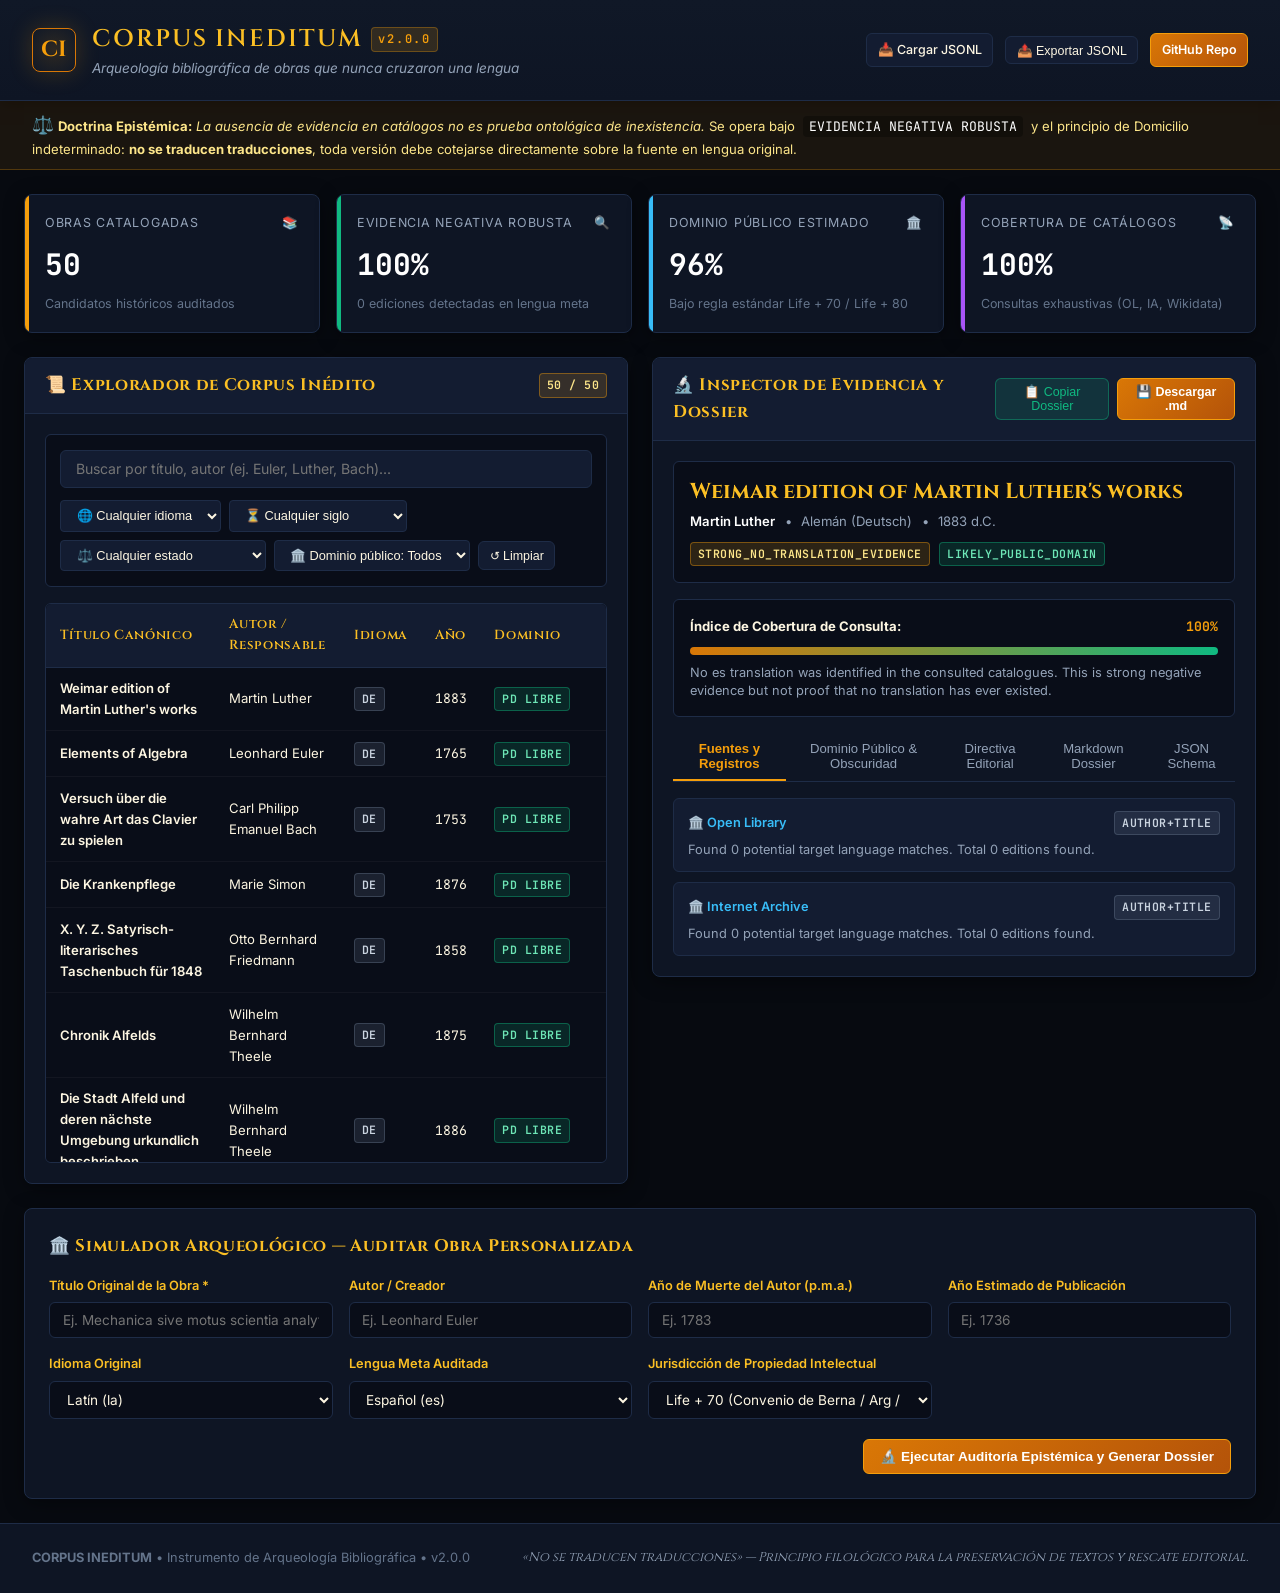
<file: index.html>
<!DOCTYPE html>
<html lang="es">
<head>
  <meta charset="UTF-8">
  <meta name="viewport" content="width=device-width, initial-scale=1.0">
  <title>CORPUS INEDITUM — Arqueología Bibliográfica y Auditoría de Traducción</title>
  <meta name="description" content="Instrumento arqueológico y epistémico para localizar, auditar y clasificar obras históricas nunca traducidas a lenguas meta (especialmente castellano).">
  
  <link rel="preconnect" href="https://fonts.googleapis.com">
  <link rel="preconnect" href="https://fonts.gstatic.com" crossorigin>
  <link href="https://fonts.googleapis.com/css2?family=Cinzel:wght@500;700&family=Inter:wght@400;500;600&family=JetBrains+Mono:wght@400;600&display=swap" rel="stylesheet">
  
  <link rel="stylesheet" href="css/style.css">
  <link rel="icon" href="data:image/svg+xml,<svg xmlns=%22http://www.w3.org/2000/svg%22 viewBox=%220 0 100 100%22><text y=%22.9em%22 font-size=%2290%22>📜</text></svg>">
</head>
<body>

  <!-- Encabezado de Plataforma -->
  <header class="site-header">
    <div class="header-inner">
      <div class="brand-wrapper">
        <div class="brand-sigil">CI</div>
        <div class="brand-titles">
          <h1>CORPUS INEDITUM <span class="brand-version">v2.0.0</span></h1>
          <p class="brand-subtitle">Arqueología bibliográfica de obras que nunca cruzaron una lengua</p>
        </div>
      </div>
      <div class="header-actions">
        <label for="import-jsonl-input" class="btn btn-sm" title="Importar corpus personalizado en formato JSONL">
          📥 Cargar JSONL
        </label>
        <input type="file" id="import-jsonl-input" accept=".jsonl,.txt,.json" style="display: none;">
        <button id="export-jsonl-btn" class="btn btn-sm" title="Exportar obras filtradas a JSONL">
          📤 Exportar JSONL
        </button>
        <a href="https://github.com/lorenhey/corpus-ineditum" target="_blank" rel="noopener noreferrer" class="btn btn-sm btn-primary">
          GitHub Repo
        </a>
      </div>
    </div>
  </header>

  <!-- Banner de Doctrina Epistémica y Domicilio Indeterminado -->
  <aside class="doctrine-banner">
    <div class="doctrine-inner">
      <div>
        <span class="doctrine-icon">⚖️</span>
        <strong>Doctrina Epistémica:</strong>
        <em>La ausencia de evidencia en catálogos no es prueba ontológica de inexistencia.</em>
        Se opera bajo <span class="doctrine-rule">EVIDENCIA NEGATIVA ROBUSTA</span> y el principio de Domicilio indeterminado:
        <strong>no se traducen traducciones</strong>, toda versión debe cotejarse directamente sobre la fuente en lengua original.
      </div>
    </div>
  </aside>

  <!-- Layout Principal -->
  <main class="main-layout">

    <!-- Tarjetas de Métricas Globales -->
    <section class="metrics-grid">
      <div class="metric-card accent-amber">
        <div class="metric-header">
          <span>Obras Catalogadas</span>
          <span>📚</span>
        </div>
        <div class="metric-val" id="metric-total-works">50</div>
        <div class="metric-sub">Candidatos históricos auditados</div>
      </div>

      <div class="metric-card accent-emerald">
        <div class="metric-header">
          <span>Evidencia Negativa Robusta</span>
          <span>🔍</span>
        </div>
        <div class="metric-val" id="metric-strong-neg">100%</div>
        <div class="metric-sub">0 ediciones detectadas en lengua meta</div>
      </div>

      <div class="metric-card accent-cyan">
        <div class="metric-header">
          <span>Dominio Público Estimado</span>
          <span>🏛️</span>
        </div>
        <div class="metric-val" id="metric-pd-ratio">96%</div>
        <div class="metric-sub">Bajo regla estándar Life + 70 / Life + 80</div>
      </div>

      <div class="metric-card accent-violet">
        <div class="metric-header">
          <span>Cobertura de Catálogos</span>
          <span>📡</span>
        </div>
        <div class="metric-val" id="metric-avg-coverage">100%</div>
        <div class="metric-sub">Consultas exhaustivas (OL, IA, Wikidata)</div>
      </div>
    </section>

    <!-- Espacio de Trabajo Dividido: Explorador vs Inspector de Auditoría -->
    <div class="workspace-split">

      <!-- Panel Izquierdo: Explorador de Corpus -->
      <section class="panel">
        <div class="panel-header">
          <h2 class="panel-title">
            <span>📜 Explorador de Corpus Inédito</span>
          </h2>
          <span class="badge badge-amber" id="filtered-count-badge">50 / 50</span>
        </div>

        <div class="panel-body">
          <!-- Barra de Filtros -->
          <div class="filter-bar">
            <div class="search-box">
              <input type="text" id="search-input" class="search-input" placeholder="Buscar por título, autor (ej. Euler, Luther, Bach)..." autocomplete="off">
            </div>

            <div class="filter-row">
              <select id="filter-lang" class="filter-select" title="Idioma original">
                <option value="ALL">🌐 Cualquier idioma</option>
                <option value="de">Alemán (de)</option>
                <option value="la">Latín (la)</option>
                <option value="fr">Francés (fr)</option>
                <option value="it">Italiano (it)</option>
                <option value="en">Inglés (en)</option>
                <option value="grc">Griego Antiguo (grc)</option>
              </select>

              <select id="filter-century" class="filter-select" title="Siglo de publicación">
                <option value="ALL">⏳ Cualquier siglo</option>
                <option value="16">Siglo XVI (1501-1600)</option>
                <option value="17">Siglo XVII (1601-1700)</option>
                <option value="18">Siglo XVIII (1701-1800)</option>
                <option value="19">Siglo XIX (1801-1900)</option>
                <option value="20">Siglo XX (1901-2000)</option>
              </select>

              <select id="filter-status" class="filter-select" title="Estado de auditoría">
                <option value="ALL">⚖️ Cualquier estado</option>
                <option value="STRONG_NO_TRANSLATION_EVIDENCE">Evidencia Negativa Robusta</option>
                <option value="TRANSLATION_POSSIBLE">Cotejo Requerido</option>
                <option value="NO_TRANSLATION_FOUND">No Hallado (Baja cobertura)</option>
              </select>

              <select id="filter-pd" class="filter-select" title="Estado de dominio público">
                <option value="ALL">🏛️ Dominio público: Todos</option>
                <option value="LIKELY_PUBLIC_DOMAIN">Dominio Público Probable</option>
                <option value="UNCERTAIN">Incierto / Sin fecha</option>
              </select>

              <button id="reset-filters-btn" class="btn btn-sm" title="Restablecer filtros">
                ↺ Limpiar
              </button>
            </div>
          </div>

          <!-- Tabla de Obras -->
          <div class="table-container">
            <table class="corpus-table">
              <thead>
                <tr>
                  <th>Título Canónico</th>
                  <th>Autor / Responsable</th>
                  <th>Idioma</th>
                  <th>Año</th>
                  <th>Dominio</th>
                </tr>
              </thead>
              <tbody id="corpus-table-body">
                <!-- Filas inyectadas por JS -->
              </tbody>
            </table>
          </div>
        </div>
      </section>

      <!-- Panel Derecho: Inspector de Auditoría & Dossier -->
      <section class="panel">
        <div class="panel-header">
          <h2 class="panel-title">
            <span>🔬 Inspector de Evidencia y Dossier</span>
          </h2>
          <div style="display: flex; gap: 0.5rem;">
            <button id="copy-dossier-btn" class="btn btn-sm btn-emerald" title="Copiar dossier en Markdown al portapapeles">
              📋 Copiar Dossier
            </button>
            <button id="download-dossier-btn" class="btn btn-sm btn-primary" title="Descargar informe editorial en Markdown">
              💾 Descargar .md
            </button>
          </div>
        </div>

        <div class="panel-body">
          <div id="inspector-empty-state" style="display: none; padding: 3rem; text-align: center; color: var(--text-muted);">
            Seleccioná una obra del listado para inspeccionar su evidencia arqueológica.
          </div>

          <div id="inspector-content" style="display: flex; flex-direction: column; gap: 1rem;">
            <!-- Cabecera de la Obra Seleccionada -->
            <div class="inspector-header-box">
              <h3 class="work-detail-title" id="work-detail-title">Elements of Algebra</h3>
              <div class="work-detail-meta">
                <span id="work-detail-author" style="font-weight: 600; color: #fff;">Leonhard Euler</span>
                <span>•</span>
                <span id="work-detail-lang">Alemán (de)</span>
                <span>•</span>
                <span id="work-detail-year">1765 d.C.</span>
                <span class="badge badge-amber" id="work-detail-status-badge">STRONG_NO_TRANSLATION_EVIDENCE</span>
                <span class="badge badge-emerald" id="work-detail-pd-badge">LIKELY_PUBLIC_DOMAIN</span>
              </div>
            </div>

            <!-- Manómetro de Evidencia Epistémica -->
            <div class="gauge-box">
              <div class="gauge-header">
                <strong>Índice de Cobertura de Consulta:</strong>
                <span style="font-family: var(--font-mono); font-weight: 700; color: var(--accent-amber);" id="gauge-score-val">100%</span>
              </div>
              <div class="progress-track">
                <div class="progress-fill" id="gauge-fill" style="width: 100%;"></div>
              </div>
              <div style="font-size: 0.8rem; color: var(--text-muted); line-height: 1.4;" id="epistemic-certainty-note">
                No se identificó ninguna traducción al español en los catálogos consultados. Esta es una evidencia negativa robusta pero no prueba ontológica de inexistencia.
              </div>
            </div>

            <!-- Navegación por Pestañas del Inspector -->
            <nav class="tabs-nav">
              <button class="tab-btn active-tab" data-tab="tab-evidence">Fuentes y Registros</button>
              <button class="tab-btn" data-tab="tab-rights">Dominio Público &amp; Obscuridad</button>
              <button class="tab-btn" data-tab="tab-editorial">Directiva Editorial</button>
              <button class="tab-btn" data-tab="tab-markdown">Markdown Dossier</button>
              <button class="tab-btn" data-tab="tab-json">JSON Schema</button>
            </nav>

            <!-- Pestaña 1: Fuentes y Registros Consultados -->
            <div id="tab-evidence" class="tab-pane active-pane">
              <div class="evidence-list" id="evidence-list-container">
                <!-- Elementos inyectados por JS -->
              </div>
            </div>

            <!-- Pestaña 2: Derechos y Obscuridad -->
            <div id="tab-rights" class="tab-pane">
              <div style="display: flex; flex-direction: column; gap: 0.85rem;">
                <div class="metric-card" style="padding: 0.9rem;">
                  <div class="metric-header">
                    <span>Evaluación de Dominio Público</span>
                    <span class="badge badge-emerald" id="pd-rule-badge">Life + 70</span>
                  </div>
                  <div id="pd-jurisdiction-text" style="font-size: 0.85rem; color: #fff; line-height: 1.4;">
                    Autor fallecido hace más de 70 años post mortem auctoris. Libre de gravámenes patrimoniales.
                  </div>
                </div>

                <div class="metric-card" style="padding: 0.9rem;">
                  <div class="metric-header">
                    <span>Índice de Obscuridad Bibliográfica</span>
                    <span class="badge badge-cyan" id="obscurity-label-badge">CANONICAL</span>
                  </div>
                  <div style="font-size: 1.25rem; font-family: var(--font-mono); font-weight: 700; color: #fff; margin: 0.3rem 0;">
                    <span id="obscurity-index-val">25</span> / 100
                  </div>
                  <div id="obscurity-desc" style="font-size: 0.8rem; color: var(--text-muted);">
                    Texto clásico con amplia circulación en lengua original pero sin traducción al castellano.
                  </div>
                </div>
              </div>
            </div>

            <!-- Pestaña 3: Directiva Editorial Domicilio Indeterminado -->
            <div id="tab-editorial" class="tab-pane">
              <div style="background: var(--bg-inset); border: 1px solid var(--border-subtle); border-radius: 6px; padding: 1rem; display: flex; flex-direction: column; gap: 0.75rem;">
                <h4 style="font-family: var(--font-serif); color: var(--text-gold);">Protocolo de Scouting Editorial</h4>
                <p style="font-size: 0.82rem; color: var(--text-parchment); line-height: 1.5;">
                  <strong>1. Traducción Directa Exclusiva:</strong> La traducción no puede realizarse a partir de intermediaciones en inglés o francés. Debe contratarse a un traductor filológicamente competente en la lengua original de la obra.
                </p>
                <p style="font-size: 0.82rem; color: var(--text-parchment); line-height: 1.5;">
                  <strong>2. Localización de Edición Príncipe / Testigo:</strong> Recuperar digitalizaciones en Internet Archive, Münchener DigitalisierungsZentrum (MDZ), Gallica o bibliotecas universitarias para cotejar el aparato textual y notas al pie.
                </p>
                <p style="font-size: 0.82rem; color: var(--text-parchment); line-height: 1.5;">
                  <strong>3. Dictamen de Oportunidad:</strong> Obra recomendada para catálogos de ensayo, historia de la ciencia o rescate literario.
                </p>
              </div>
            </div>

            <!-- Pestaña 4: Markdown Dossier -->
            <div id="tab-markdown" class="tab-pane">
              <pre class="dossier-code-box" id="markdown-dossier-code"></pre>
            </div>

            <!-- Pestaña 5: JSON Schema -->
            <div id="tab-json" class="tab-pane">
              <pre class="dossier-code-box" id="json-dossier-code"></pre>
            </div>
          </div>
        </div>
      </section>
    </div>

    <!-- Sección de Auditoría Personalizada: Auditar Cualquier Obra -->
    <section class="custom-auditor-section">
      <div class="panel-header" style="background: transparent; border: none; padding: 0 0 1rem 0;">
        <h2 class="panel-title">
          <span>🏛️ Simulador Arqueológico — Auditar Obra Personalizada</span>
        </h2>
      </div>

      <form id="custom-audit-form">
        <div class="form-grid">
          <div class="form-group">
            <label class="form-label" for="custom-title-input">Título Original de la Obra *</label>
            <input type="text" id="custom-title-input" class="form-input" placeholder="Ej. Mechanica sive motus scientia analytice exposita" required>
          </div>

          <div class="form-group">
            <label class="form-label" for="custom-author-input">Autor / Creador</label>
            <input type="text" id="custom-author-input" class="form-input" placeholder="Ej. Leonhard Euler">
          </div>

          <div class="form-group">
            <label class="form-label" for="custom-death-year-input">Año de Muerte del Autor (p.m.a.)</label>
            <input type="number" id="custom-death-year-input" class="form-input" placeholder="Ej. 1783">
          </div>

          <div class="form-group">
            <label class="form-label" for="custom-pub-year-input">Año Estimado de Publicación</label>
            <input type="number" id="custom-pub-year-input" class="form-input" placeholder="Ej. 1736">
          </div>

          <div class="form-group">
            <label class="form-label" for="custom-original-lang-input">Idioma Original</label>
            <select id="custom-original-lang-input" class="form-select">
              <option value="la">Latín (la)</option>
              <option value="de">Alemán (de)</option>
              <option value="fr">Francés (fr)</option>
              <option value="it">Italiano (it)</option>
              <option value="grc">Griego Antiguo (grc)</option>
              <option value="en">Inglés (en)</option>
            </select>
          </div>

          <div class="form-group">
            <label class="form-label" for="custom-target-lang-input">Lengua Meta Auditada</label>
            <select id="custom-target-lang-input" class="form-select">
              <option value="es" selected>Español (es)</option>
              <option value="pt">Portugués (pt)</option>
              <option value="it">Italiano (it)</option>
              <option value="en">Inglés (en)</option>
            </select>
          </div>

          <div class="form-group">
            <label class="form-label" for="custom-jurisdiction-select">Jurisdicción de Propiedad Intelectual</label>
            <select id="custom-jurisdiction-select" class="form-select">
              <option value="LIFE_70" selected>Life + 70 (Convenio de Berna / Arg / UE)</option>
              <option value="LIFE_80">Life + 80 (España / Colombia)</option>
              <option value="US">EE.UU. (Regla previa a 1929)</option>
            </select>
          </div>
        </div>

        <div style="display: flex; justify-content: flex-end;">
          <button type="submit" id="custom-run-audit-btn" class="btn btn-primary">
            🔬 Ejecutar Auditoría Epistémica y Generar Dossier
          </button>
        </div>
      </form>
    </section>

  </main>

  <!-- Pie de Página -->
  <footer class="site-footer">
    <div class="footer-inner">
      <div>
        <strong>CORPUS INEDITUM</strong> • Instrumento de Arqueología Bibliográfica • v2.0.0
      </div>
      <div class="footer-doctrine">
        «No se traducen traducciones» — Principio filológico para la preservación de textos y rescate editorial.
      </div>
    </div>
  </footer>

  <!-- Scripts -->
  <script src="data/corpus-dataset.js"></script>
  <script src="js/corpus-engine.js"></script>
  <script src="js/app.js"></script>
</body>
</html>
</file>
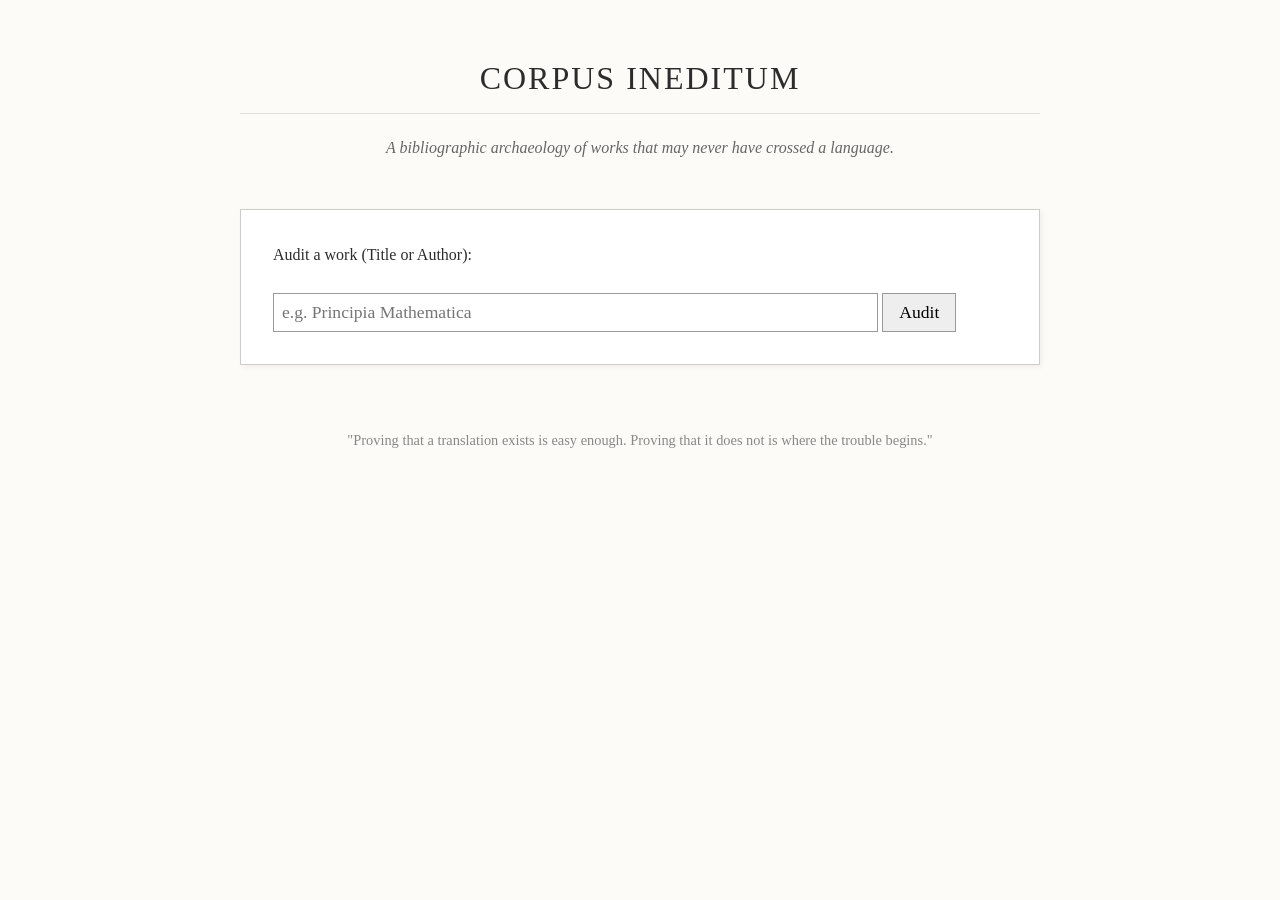
<file: corpus_ineditum/web/templates/index.html>
<!DOCTYPE html>
<html lang="en">
<head>
    <meta charset="UTF-8">
    <meta name="viewport" content="width=device-width, initial-scale=1.0">
    <title>CORPUS INEDITUM</title>
    <style>
        body {
            font-family: "Georgia", serif;
            background-color: #fdfbf7;
            color: #2c2c2c;
            max-width: 800px;
            margin: 0 auto;
            padding: 2rem;
            line-height: 1.6;
        }
        h1 {
            font-weight: normal;
            letter-spacing: 2px;
            border-bottom: 1px solid #ddd;
            padding-bottom: 0.5rem;
            text-align: center;
        }
        .subtitle {
            text-align: center;
            font-style: italic;
            color: #666;
            margin-bottom: 3rem;
        }
        .search-container {
            border: 1px solid #ccc;
            padding: 2rem;
            background: #fff;
            box-shadow: 2px 2px 5px rgba(0,0,0,0.05);
        }
        input[type="text"] {
            width: 80%;
            padding: 0.5rem;
            font-family: inherit;
            font-size: 1.1rem;
            border: 1px solid #999;
        }
        button {
            padding: 0.5rem 1rem;
            font-family: inherit;
            font-size: 1.1rem;
            background: #eee;
            border: 1px solid #999;
            cursor: pointer;
        }
        button:hover {
            background: #ddd;
        }
        .footer {
            margin-top: 4rem;
            font-size: 0.9rem;
            color: #888;
            text-align: center;
        }
    </style>
</head>
<body>
    <h1>CORPUS INEDITUM</h1>
    <div class="subtitle">A bibliographic archaeology of works that may never have crossed a language.</div>
    
    <div class="search-container">
        <form action="/search" method="post">
            <label for="query">Audit a work (Title or Author):</label><br><br>
            <input type="text" id="query" name="query" placeholder="e.g. Principia Mathematica" required>
            <button type="submit">Audit</button>
        </form>
    </div>

    <div class="footer">
        "Proving that a translation exists is easy enough. Proving that it does not is where the trouble begins."
    </div>
</body>
</html>
</file>
<file: css/style.css>
/* CORPUS INEDITUM - Bibliographic Archaeology & Epistemic Audit Workbench
   Theme: Archival Darkroom / Ivory Parchment & Amber Slate
*/

:root {
  --bg-primary: #070a10;
  --bg-surface: #0e1524;
  --bg-card: #131c31;
  --bg-card-hover: #18243e;
  --bg-inset: #090d18;
  
  --border-subtle: #1e2c47;
  --border-focus: #3b82f6;
  --border-gold: #d97706;

  --text-parchment: #fdf6e2;
  --text-gold: #fbbf24;
  --text-muted: #94a3b8;
  --text-dim: #64748b;

  --accent-amber: #f59e0b;
  --accent-emerald: #10b981;
  --accent-cyan: #38bdf8;
  --accent-ruby: #f43f5e;
  --accent-violet: #a855f7;

  --font-serif: "Cinzel", "Playfair Display", "Georgia", "Baskerville", serif;
  --font-sans: -apple-system, BlinkMacSystemFont, "Inter", "Segoe UI", Roboto, sans-serif;
  --font-mono: "JetBrains Mono", "Cascadia Code", "Fira Code", monospace;

  --shadow-card: 0 4px 20px rgba(0, 0, 0, 0.4);
  --shadow-glow-gold: 0 0 25px rgba(245, 158, 11, 0.2);
  --shadow-glow-emerald: 0 0 20px rgba(16, 185, 129, 0.2);
}

* {
  box-sizing: border-box;
  margin: 0;
  padding: 0;
}

body {
  background-color: var(--bg-primary);
  color: var(--text-parchment);
  font-family: var(--font-sans);
  font-size: 14px;
  line-height: 1.6;
  min-height: 100vh;
  display: flex;
  flex-direction: column;
}

/* Header & Banner */
.site-header {
  background: linear-gradient(180deg, #101827 0%, var(--bg-surface) 100%);
  border-bottom: 1px solid var(--border-subtle);
  padding: 1.25rem 2rem;
  box-shadow: 0 2px 15px rgba(0,0,0,0.5);
}

.header-inner {
  max-width: 1440px;
  margin: 0 auto;
  display: flex;
  justify-content: space-between;
  align-items: center;
  flex-wrap: wrap;
  gap: 1rem;
}

.brand-wrapper {
  display: flex;
  align-items: center;
  gap: 1rem;
}

.brand-sigil {
  width: 44px;
  height: 44px;
  border-radius: 8px;
  background: radial-gradient(circle, #f59e0b22 0%, #101827 100%);
  border: 1px solid var(--border-gold);
  display: flex;
  align-items: center;
  justify-content: center;
  color: var(--accent-amber);
  font-size: 22px;
  font-family: var(--font-serif);
  font-weight: 700;
  box-shadow: var(--shadow-glow-gold);
}

.brand-titles h1 {
  font-family: var(--font-serif);
  font-size: 1.5rem;
  letter-spacing: 0.08em;
  color: var(--text-gold);
  font-weight: 600;
  display: flex;
  align-items: center;
  gap: 0.5rem;
}

.brand-version {
  font-family: var(--font-mono);
  font-size: 0.75rem;
  padding: 2px 6px;
  background: rgba(245, 158, 11, 0.15);
  border: 1px solid rgba(245, 158, 11, 0.3);
  border-radius: 4px;
  color: var(--accent-amber);
  vertical-align: middle;
}

.brand-subtitle {
  color: var(--text-muted);
  font-size: 0.85rem;
  font-style: italic;
}

.header-actions {
  display: flex;
  align-items: center;
  gap: 0.75rem;
}

/* Buttons & Inputs */
.btn {
  background: var(--bg-card);
  color: var(--text-parchment);
  border: 1px solid var(--border-subtle);
  padding: 0.55rem 1rem;
  border-radius: 6px;
  font-size: 0.85rem;
  font-weight: 500;
  cursor: pointer;
  display: inline-flex;
  align-items: center;
  gap: 0.5rem;
  transition: all 0.2s ease;
  text-decoration: none;
}

.btn:hover {
  background: var(--bg-card-hover);
  border-color: var(--accent-amber);
  color: #ffffff;
}

.btn-primary {
  background: linear-gradient(135deg, #d97706 0%, #b45309 100%);
  border-color: #f59e0b;
  color: #fff;
  font-weight: 600;
}

.btn-primary:hover {
  background: linear-gradient(135deg, #f59e0b 0%, #d97706 100%);
  box-shadow: var(--shadow-glow-gold);
}

.btn-emerald {
  background: rgba(16, 185, 129, 0.15);
  border-color: rgba(16, 185, 129, 0.4);
  color: var(--accent-emerald);
}

.btn-emerald:hover {
  background: rgba(16, 185, 129, 0.25);
  border-color: var(--accent-emerald);
  color: #fff;
}

.btn-sm {
  padding: 0.35rem 0.65rem;
  font-size: 0.78rem;
}

/* Epistemic Doctrine Alert Banner */
.doctrine-banner {
  background: rgba(245, 158, 11, 0.08);
  border-bottom: 1px solid rgba(245, 158, 11, 0.25);
  padding: 0.6rem 2rem;
  font-size: 0.82rem;
  color: #fde68a;
}

.doctrine-inner {
  max-width: 1440px;
  margin: 0 auto;
  display: flex;
  align-items: center;
  justify-content: space-between;
  gap: 1rem;
}

.doctrine-icon {
  font-size: 1.1rem;
}

.doctrine-rule {
  font-family: var(--font-mono);
  color: #fff;
  background: rgba(0,0,0,0.3);
  padding: 2px 6px;
  border-radius: 4px;
  margin: 0 4px;
}

/* Main Container */
.main-layout {
  max-width: 1440px;
  margin: 1.5rem auto;
  padding: 0 1.5rem;
  width: 100%;
  flex: 1;
  display: flex;
  flex-direction: column;
  gap: 1.5rem;
}

/* Metrics Grid */
.metrics-grid {
  display: grid;
  grid-template-columns: repeat(auto-fit, minmax(220px, 1fr));
  gap: 1rem;
}

.metric-card {
  background: var(--bg-surface);
  border: 1px solid var(--border-subtle);
  border-radius: 8px;
  padding: 1.1rem 1.25rem;
  box-shadow: var(--shadow-card);
  position: relative;
  overflow: hidden;
  display: flex;
  flex-direction: column;
  justify-content: space-between;
}

.metric-card::after {
  content: "";
  position: absolute;
  top: 0;
  left: 0;
  width: 4px;
  height: 100%;
  background: var(--border-subtle);
}

.metric-card.accent-amber::after { background: var(--accent-amber); }
.metric-card.accent-emerald::after { background: var(--accent-emerald); }
.metric-card.accent-cyan::after { background: var(--accent-cyan); }
.metric-card.accent-violet::after { background: var(--accent-violet); }

.metric-header {
  font-size: 0.78rem;
  text-transform: uppercase;
  letter-spacing: 0.06em;
  color: var(--text-muted);
  display: flex;
  justify-content: space-between;
  align-items: center;
  margin-bottom: 0.5rem;
}

.metric-val {
  font-family: var(--font-mono);
  font-size: 1.85rem;
  font-weight: 700;
  color: #ffffff;
  display: flex;
  align-items: baseline;
  gap: 0.4rem;
}

.metric-unit {
  font-size: 0.85rem;
  color: var(--text-muted);
  font-weight: 400;
}

.metric-sub {
  font-size: 0.78rem;
  color: var(--text-dim);
  margin-top: 0.35rem;
}

/* Split Pane: Explorer vs Inspector */
.workspace-split {
  display: grid;
  grid-template-columns: 1fr 1fr;
  gap: 1.5rem;
  align-items: start;
}

@media (max-width: 1080px) {
  .workspace-split {
    grid-template-columns: 1fr;
  }
}

/* Panel Containers */
.panel {
  background: var(--bg-surface);
  border: 1px solid var(--border-subtle);
  border-radius: 8px;
  overflow: hidden;
  box-shadow: var(--shadow-card);
  display: flex;
  flex-direction: column;
}

.panel-header {
  background: var(--bg-card);
  border-bottom: 1px solid var(--border-subtle);
  padding: 0.9rem 1.25rem;
  display: flex;
  justify-content: space-between;
  align-items: center;
}

.panel-title {
  font-family: var(--font-serif);
  font-size: 1.05rem;
  color: var(--text-gold);
  letter-spacing: 0.04em;
  display: flex;
  align-items: center;
  gap: 0.5rem;
}

.panel-body {
  padding: 1.25rem;
  display: flex;
  flex-direction: column;
  gap: 1rem;
}

/* Explorer Filters Bar */
.filter-bar {
  display: flex;
  flex-direction: column;
  gap: 0.75rem;
  background: var(--bg-inset);
  padding: 0.9rem;
  border-radius: 6px;
  border: 1px solid var(--border-subtle);
}

.search-box {
  width: 100%;
  position: relative;
}

.search-input {
  width: 100%;
  background: var(--bg-card);
  border: 1px solid var(--border-subtle);
  border-radius: 6px;
  padding: 0.6rem 0.9rem;
  color: var(--text-parchment);
  font-family: var(--font-sans);
  font-size: 0.88rem;
  transition: border-color 0.2s ease;
}

.search-input:focus {
  outline: none;
  border-color: var(--accent-amber);
}

.filter-row {
  display: flex;
  flex-wrap: wrap;
  gap: 0.5rem;
  align-items: center;
}

.filter-select {
  background: var(--bg-card);
  border: 1px solid var(--border-subtle);
  color: var(--text-parchment);
  padding: 0.4rem 0.7rem;
  border-radius: 4px;
  font-size: 0.8rem;
  cursor: pointer;
}

.filter-select:focus {
  outline: none;
  border-color: var(--accent-amber);
}

/* Corpus Table / Card List */
.table-container {
  max-height: 560px;
  overflow-y: auto;
  border: 1px solid var(--border-subtle);
  border-radius: 6px;
  background: var(--bg-inset);
}

.corpus-table {
  width: 100%;
  border-collapse: collapse;
  text-align: left;
  font-size: 0.82rem;
}

.corpus-table th {
  background: var(--bg-card);
  color: var(--text-gold);
  font-family: var(--font-serif);
  letter-spacing: 0.05em;
  font-weight: 600;
  padding: 0.65rem 0.85rem;
  position: sticky;
  top: 0;
  z-index: 10;
  border-bottom: 1px solid var(--border-subtle);
}

.corpus-table td {
  padding: 0.65rem 0.85rem;
  border-bottom: 1px solid rgba(255,255,255,0.04);
  color: var(--text-parchment);
  vertical-align: middle;
}

.corpus-table tbody tr {
  cursor: pointer;
  transition: background 0.15s ease;
}

.corpus-table tbody tr:hover {
  background: rgba(245, 158, 11, 0.08);
}

.corpus-table tbody tr.active-row {
  background: rgba(245, 158, 11, 0.18);
  border-left: 3px solid var(--accent-amber);
}

.work-title-cell {
  font-weight: 600;
  color: #fff;
}

.work-author-cell {
  color: var(--text-muted);
}

/* Badges */
.badge {
  display: inline-flex;
  align-items: center;
  gap: 0.3rem;
  padding: 2px 7px;
  border-radius: 4px;
  font-family: var(--font-mono);
  font-size: 0.72rem;
  font-weight: 600;
  text-transform: uppercase;
  letter-spacing: 0.04em;
  white-space: nowrap;
}

.badge-amber {
  background: rgba(245, 158, 11, 0.15);
  color: #fde68a;
  border: 1px solid rgba(245, 158, 11, 0.4);
}

.badge-emerald {
  background: rgba(16, 185, 129, 0.15);
  color: #6ee7b7;
  border: 1px solid rgba(16, 185, 129, 0.4);
}

.badge-cyan {
  background: rgba(56, 189, 248, 0.15);
  color: #7dd3fc;
  border: 1px solid rgba(56, 189, 248, 0.4);
}

.badge-ruby {
  background: rgba(244, 63, 94, 0.15);
  color: #fda4af;
  border: 1px solid rgba(244, 63, 94, 0.4);
}

.badge-dim {
  background: rgba(100, 116, 139, 0.2);
  color: #cbd5e1;
  border: 1px solid rgba(100, 116, 139, 0.4);
}

/* Inspector Dossier Pane */
.inspector-header-box {
  background: var(--bg-inset);
  border: 1px solid var(--border-subtle);
  border-radius: 6px;
  padding: 1rem;
}

.work-detail-title {
  font-family: var(--font-serif);
  font-size: 1.35rem;
  color: var(--text-gold);
  line-height: 1.3;
  margin-bottom: 0.3rem;
}

.work-detail-meta {
  display: flex;
  flex-wrap: wrap;
  gap: 0.6rem;
  align-items: center;
  font-size: 0.82rem;
  color: var(--text-muted);
}

/* Epistemic Gauge Box */
.gauge-box {
  background: var(--bg-inset);
  border: 1px solid var(--border-subtle);
  border-radius: 6px;
  padding: 1rem;
  display: flex;
  flex-direction: column;
  gap: 0.6rem;
}

.gauge-header {
  display: flex;
  justify-content: space-between;
  align-items: center;
  font-size: 0.82rem;
}

.progress-track {
  width: 100%;
  height: 8px;
  background: rgba(255,255,255,0.06);
  border-radius: 4px;
  overflow: hidden;
}

.progress-fill {
  height: 100%;
  background: linear-gradient(90deg, #d97706 0%, #10b981 100%);
  width: 0%;
  transition: width 0.4s ease;
}

/* Evidence Cards List */
.evidence-list {
  display: flex;
  flex-direction: column;
  gap: 0.65rem;
}

.evidence-item {
  background: var(--bg-card);
  border: 1px solid var(--border-subtle);
  border-radius: 6px;
  padding: 0.75rem 0.9rem;
  font-size: 0.8rem;
}

.evidence-item-header {
  display: flex;
  justify-content: space-between;
  align-items: center;
  margin-bottom: 0.35rem;
  color: var(--accent-cyan);
  font-weight: 600;
}

.evidence-item-body {
  color: var(--text-muted);
  line-height: 1.4;
}

/* Tabbed Interface in Inspector */
.tabs-nav {
  display: flex;
  border-bottom: 1px solid var(--border-subtle);
  gap: 0.25rem;
}

.tab-btn {
  background: transparent;
  color: var(--text-muted);
  border: none;
  border-bottom: 2px solid transparent;
  padding: 0.5rem 0.9rem;
  font-size: 0.82rem;
  cursor: pointer;
  font-weight: 500;
  transition: all 0.2s ease;
}

.tab-btn:hover {
  color: var(--text-parchment);
}

.tab-btn.active-tab {
  color: var(--accent-amber);
  border-bottom-color: var(--accent-amber);
  font-weight: 600;
}

.tab-pane {
  display: none;
}

.tab-pane.active-pane {
  display: block;
}

/* Raw Markdown / Dossier Viewer */
.dossier-code-box {
  background: #04070d;
  border: 1px solid var(--border-subtle);
  border-radius: 6px;
  padding: 1rem;
  font-family: var(--font-mono);
  font-size: 0.78rem;
  color: #e2e8f0;
  white-space: pre-wrap;
  max-height: 380px;
  overflow-y: auto;
  line-height: 1.5;
}

/* Custom Auditor Form */
.custom-auditor-section {
  background: var(--bg-surface);
  border: 1px solid var(--border-subtle);
  border-radius: 8px;
  padding: 1.5rem;
  box-shadow: var(--shadow-card);
}

.form-grid {
  display: grid;
  grid-template-columns: repeat(auto-fit, minmax(240px, 1fr));
  gap: 1rem;
  margin-bottom: 1.25rem;
}

.form-group {
  display: flex;
  flex-direction: column;
  gap: 0.4rem;
}

.form-label {
  font-size: 0.8rem;
  font-weight: 600;
  color: var(--text-gold);
}

.form-input, .form-select {
  background: var(--bg-inset);
  border: 1px solid var(--border-subtle);
  border-radius: 6px;
  padding: 0.55rem 0.8rem;
  color: var(--text-parchment);
  font-family: var(--font-sans);
  font-size: 0.85rem;
}

.form-input:focus, .form-select:focus {
  outline: none;
  border-color: var(--accent-amber);
}

/* Footer */
.site-footer {
  background: var(--bg-surface);
  border-top: 1px solid var(--border-subtle);
  padding: 1.5rem 2rem;
  font-size: 0.8rem;
  color: var(--text-dim);
  margin-top: auto;
}

.footer-inner {
  max-width: 1440px;
  margin: 0 auto;
  display: flex;
  justify-content: space-between;
  align-items: center;
  flex-wrap: wrap;
  gap: 1rem;
}

.footer-doctrine {
  font-family: var(--font-serif);
  font-style: italic;
  color: var(--text-muted);
}
</file>
